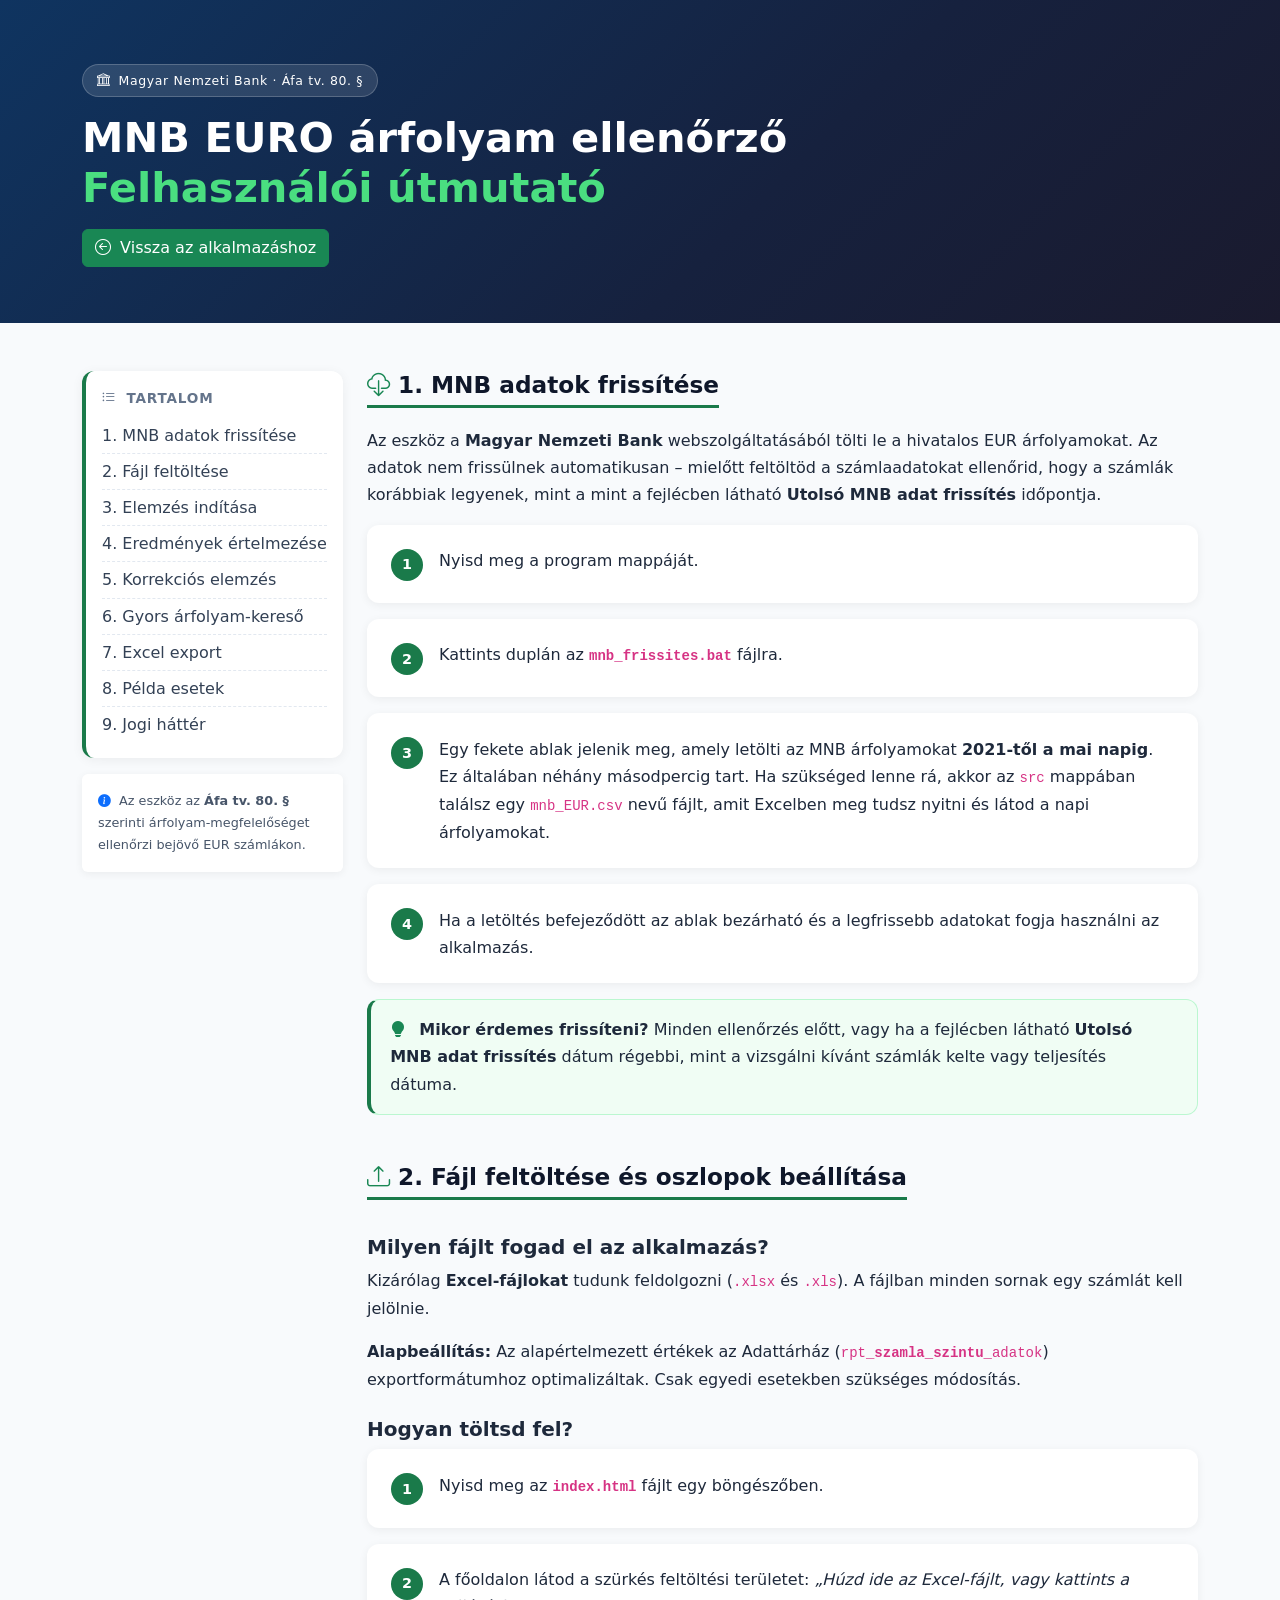
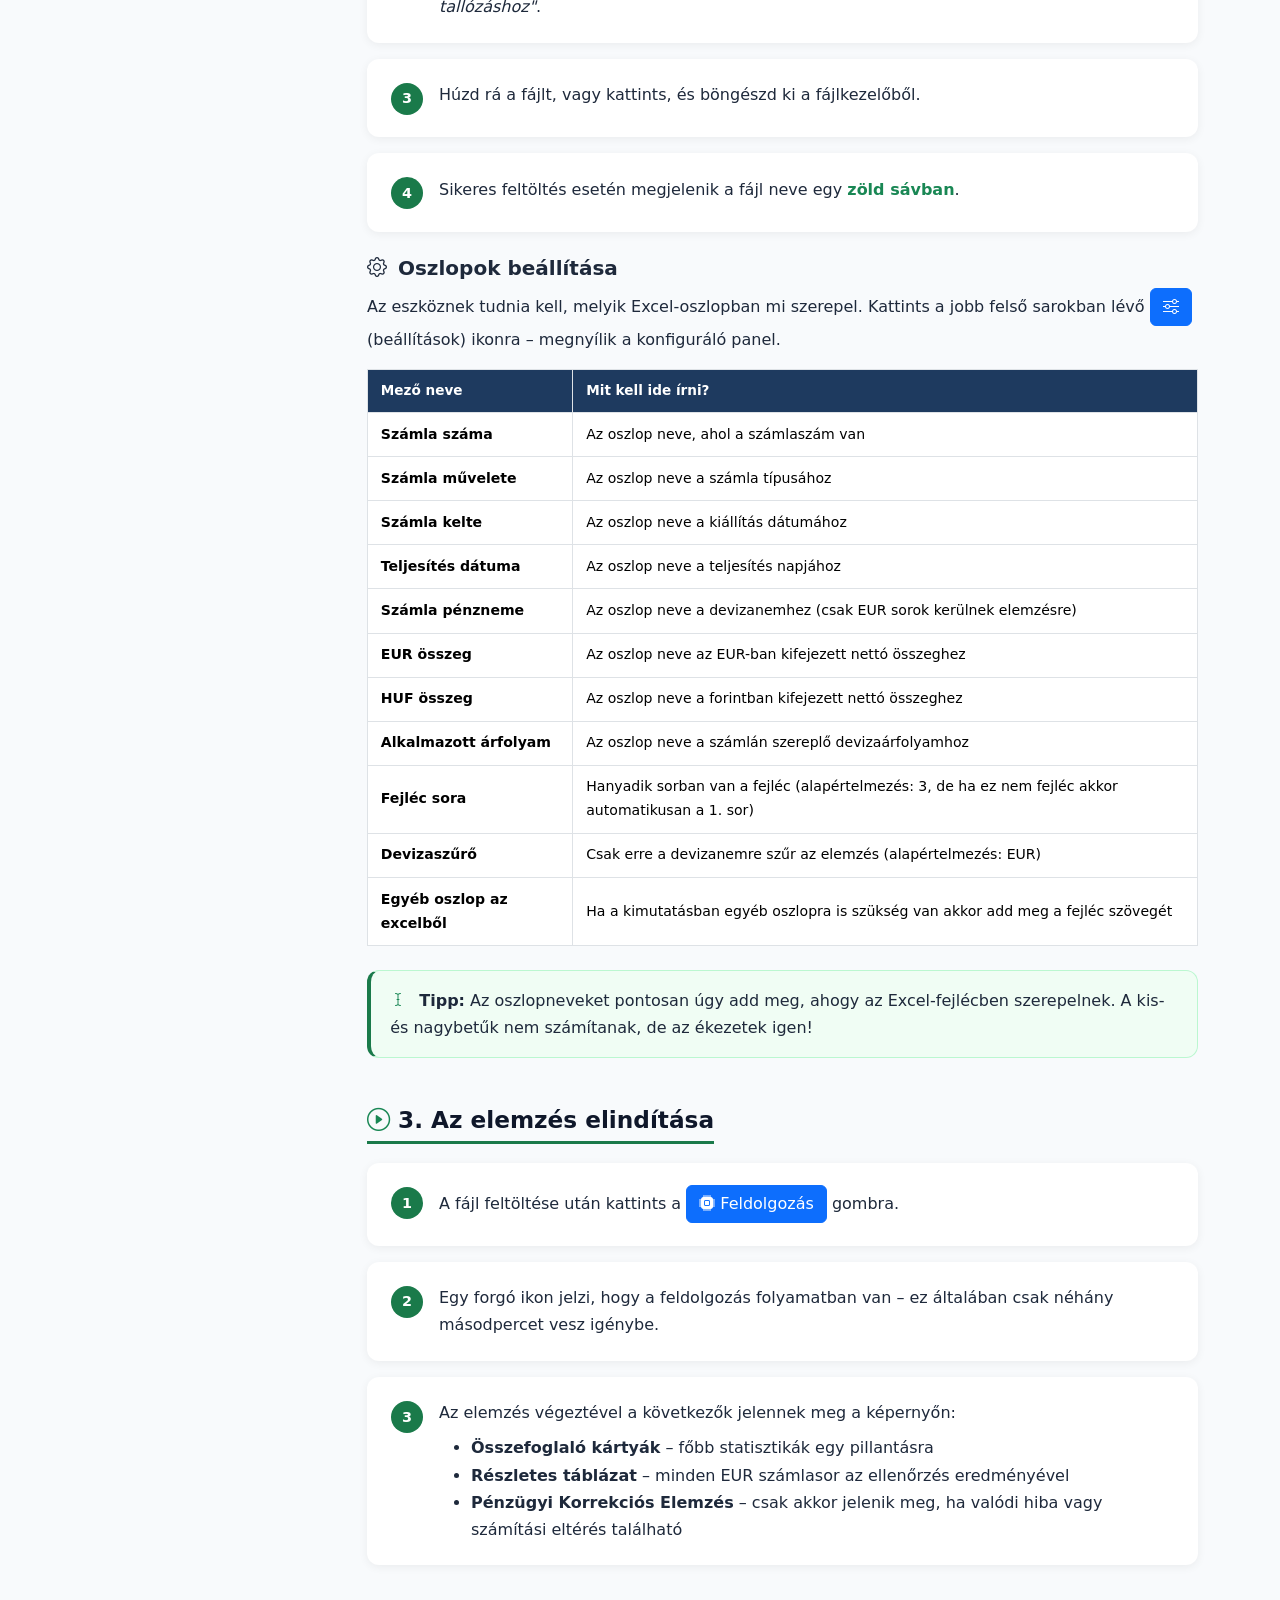
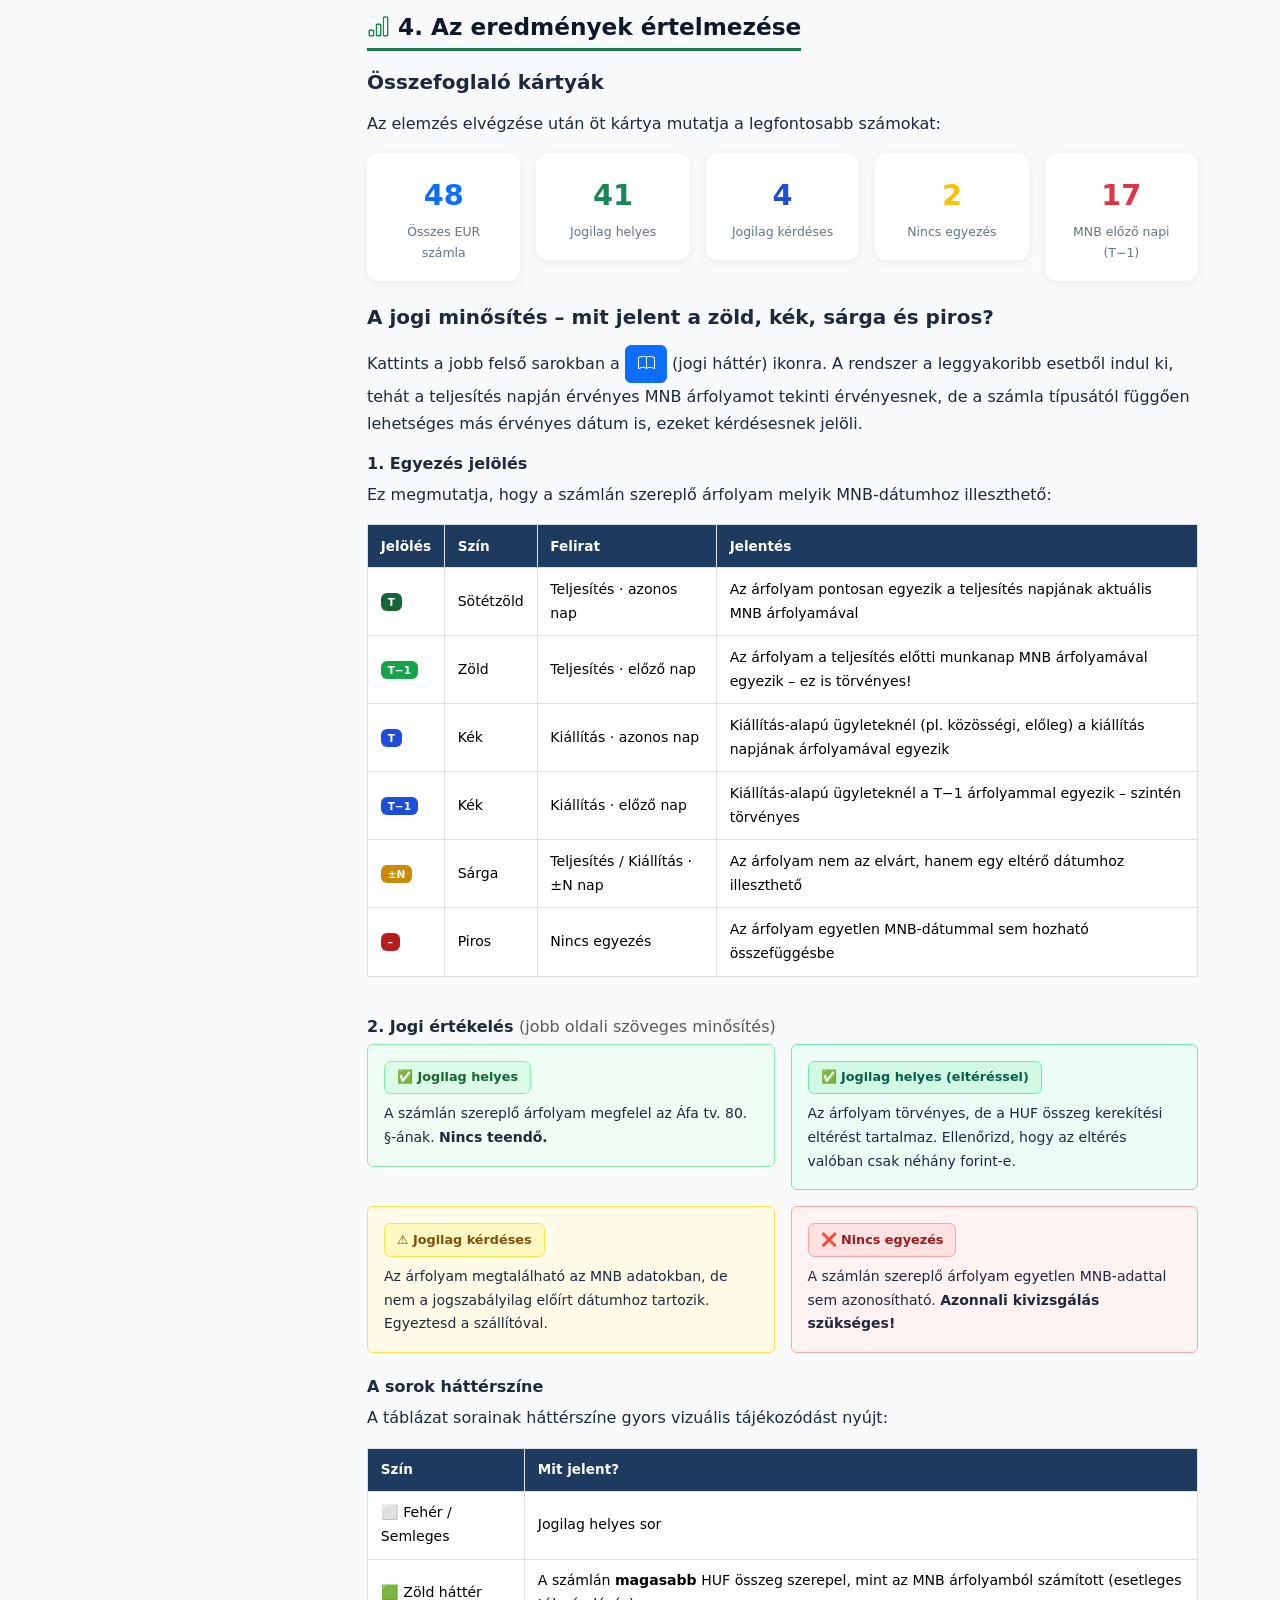
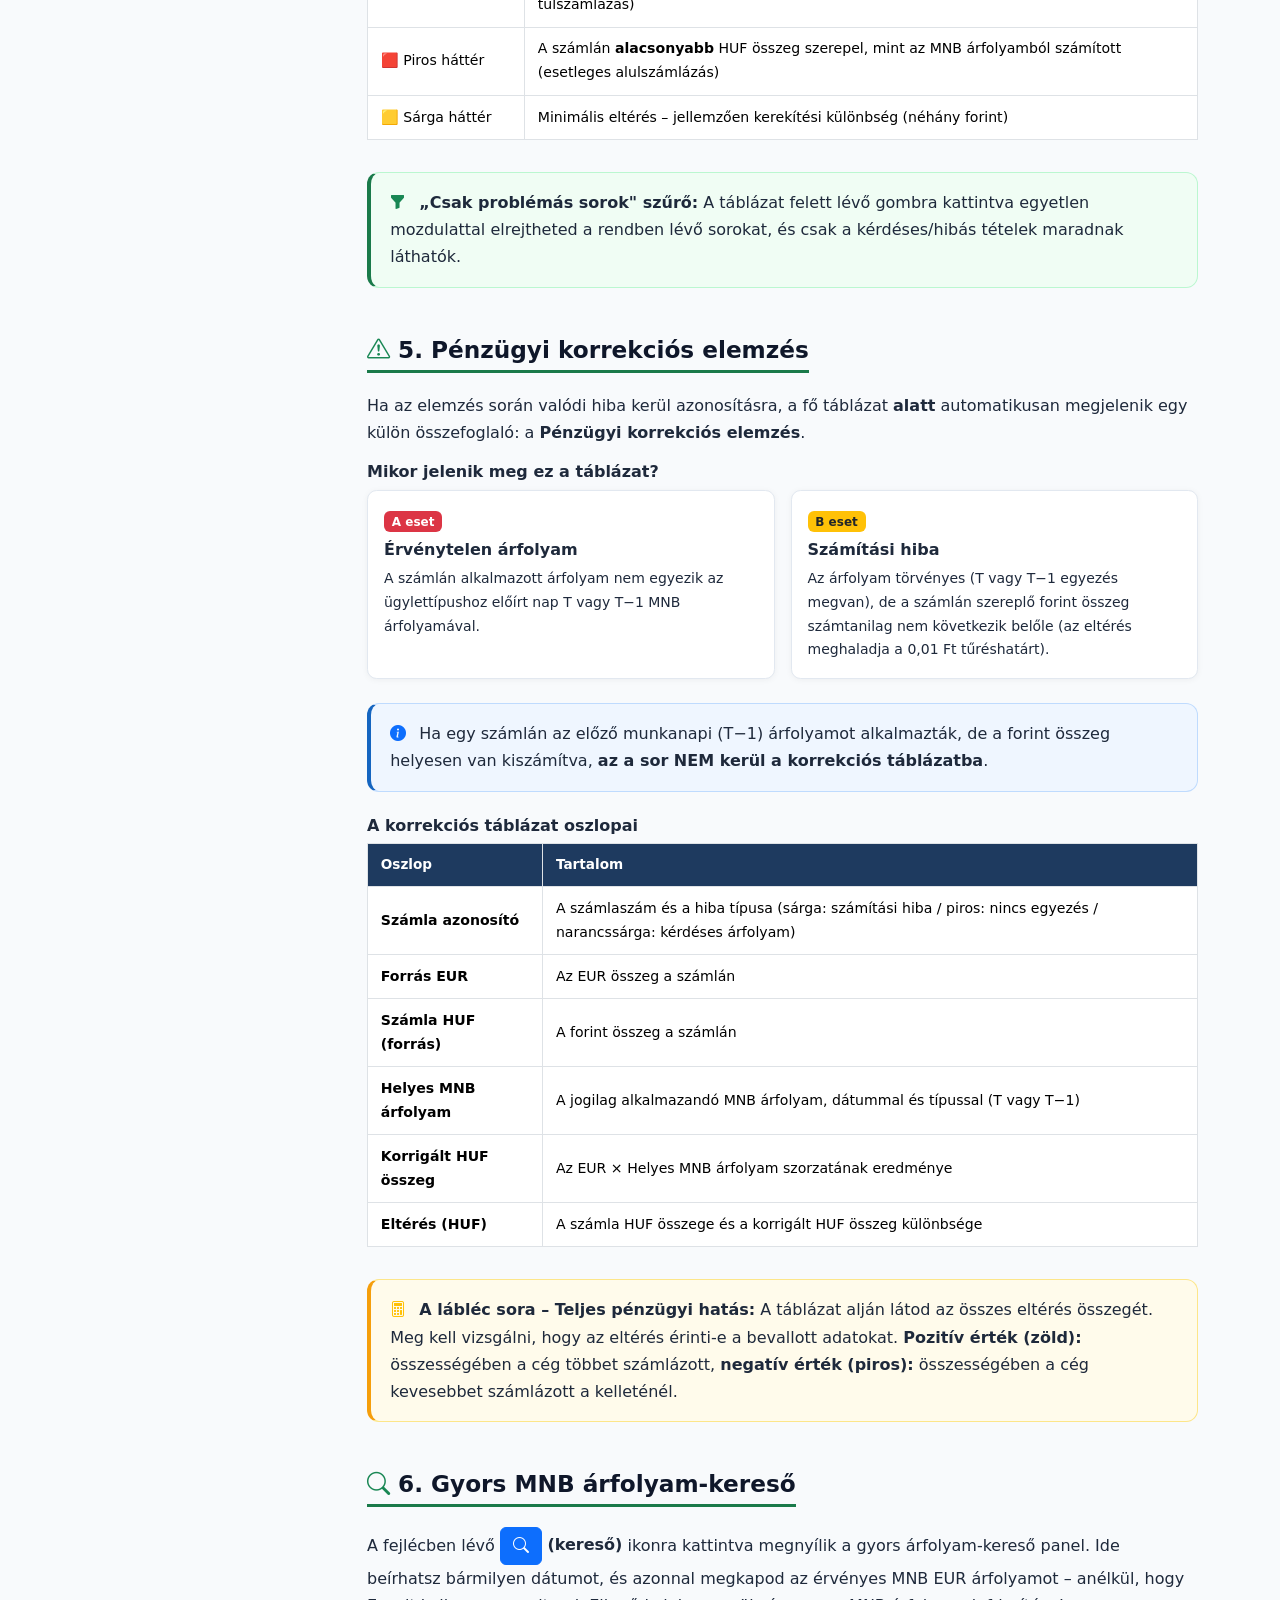
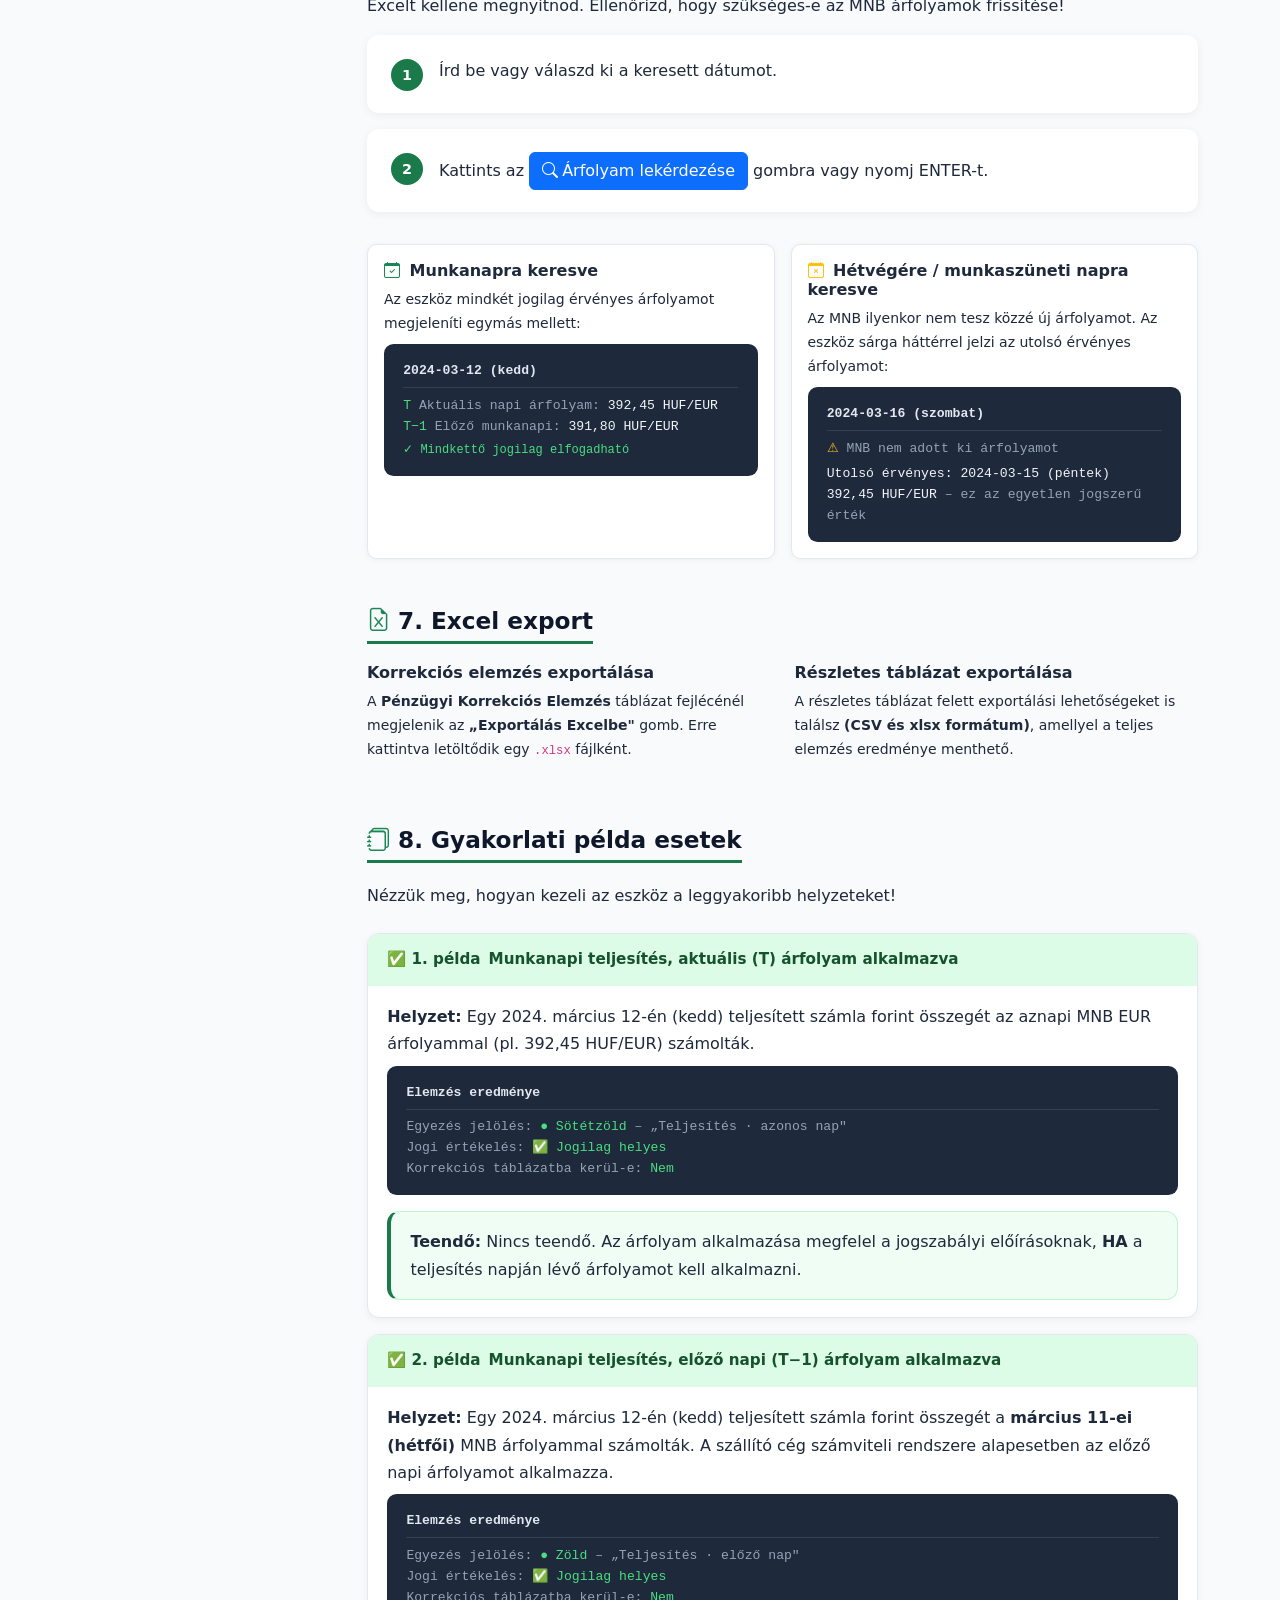
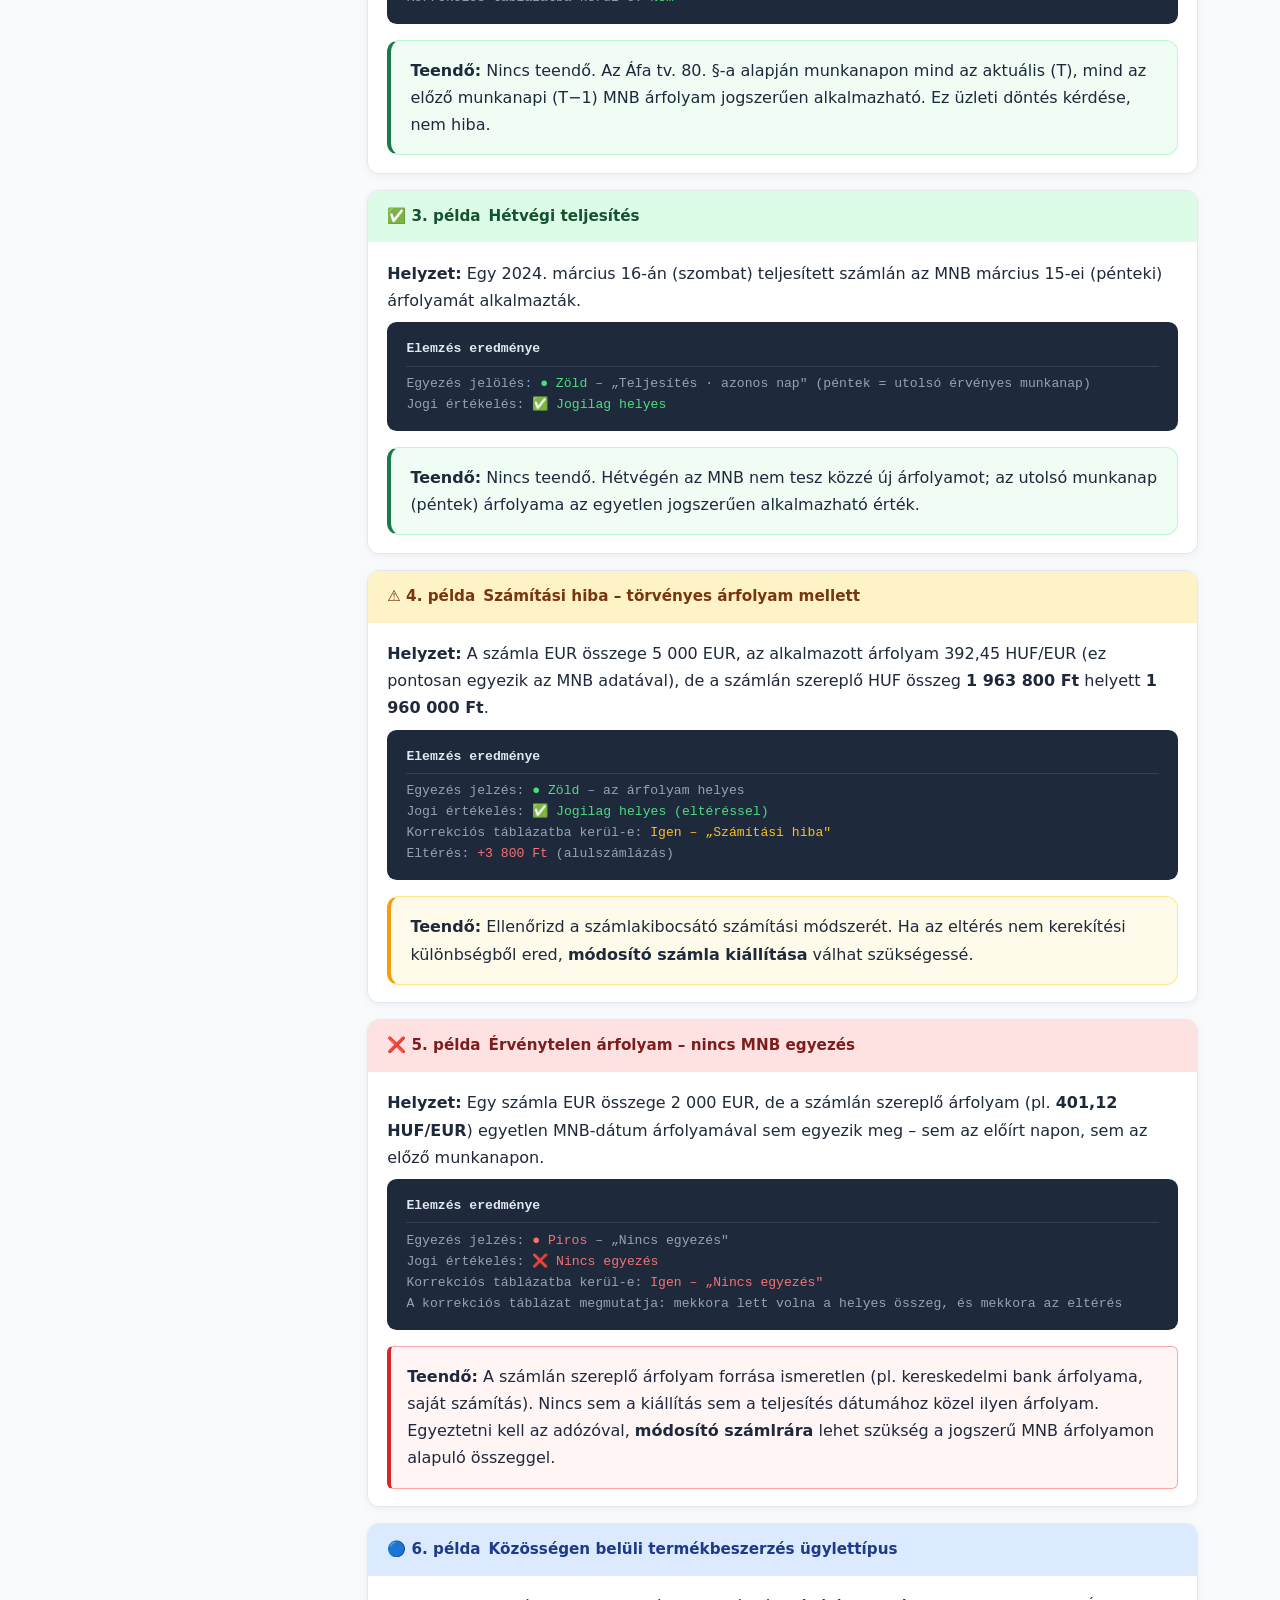
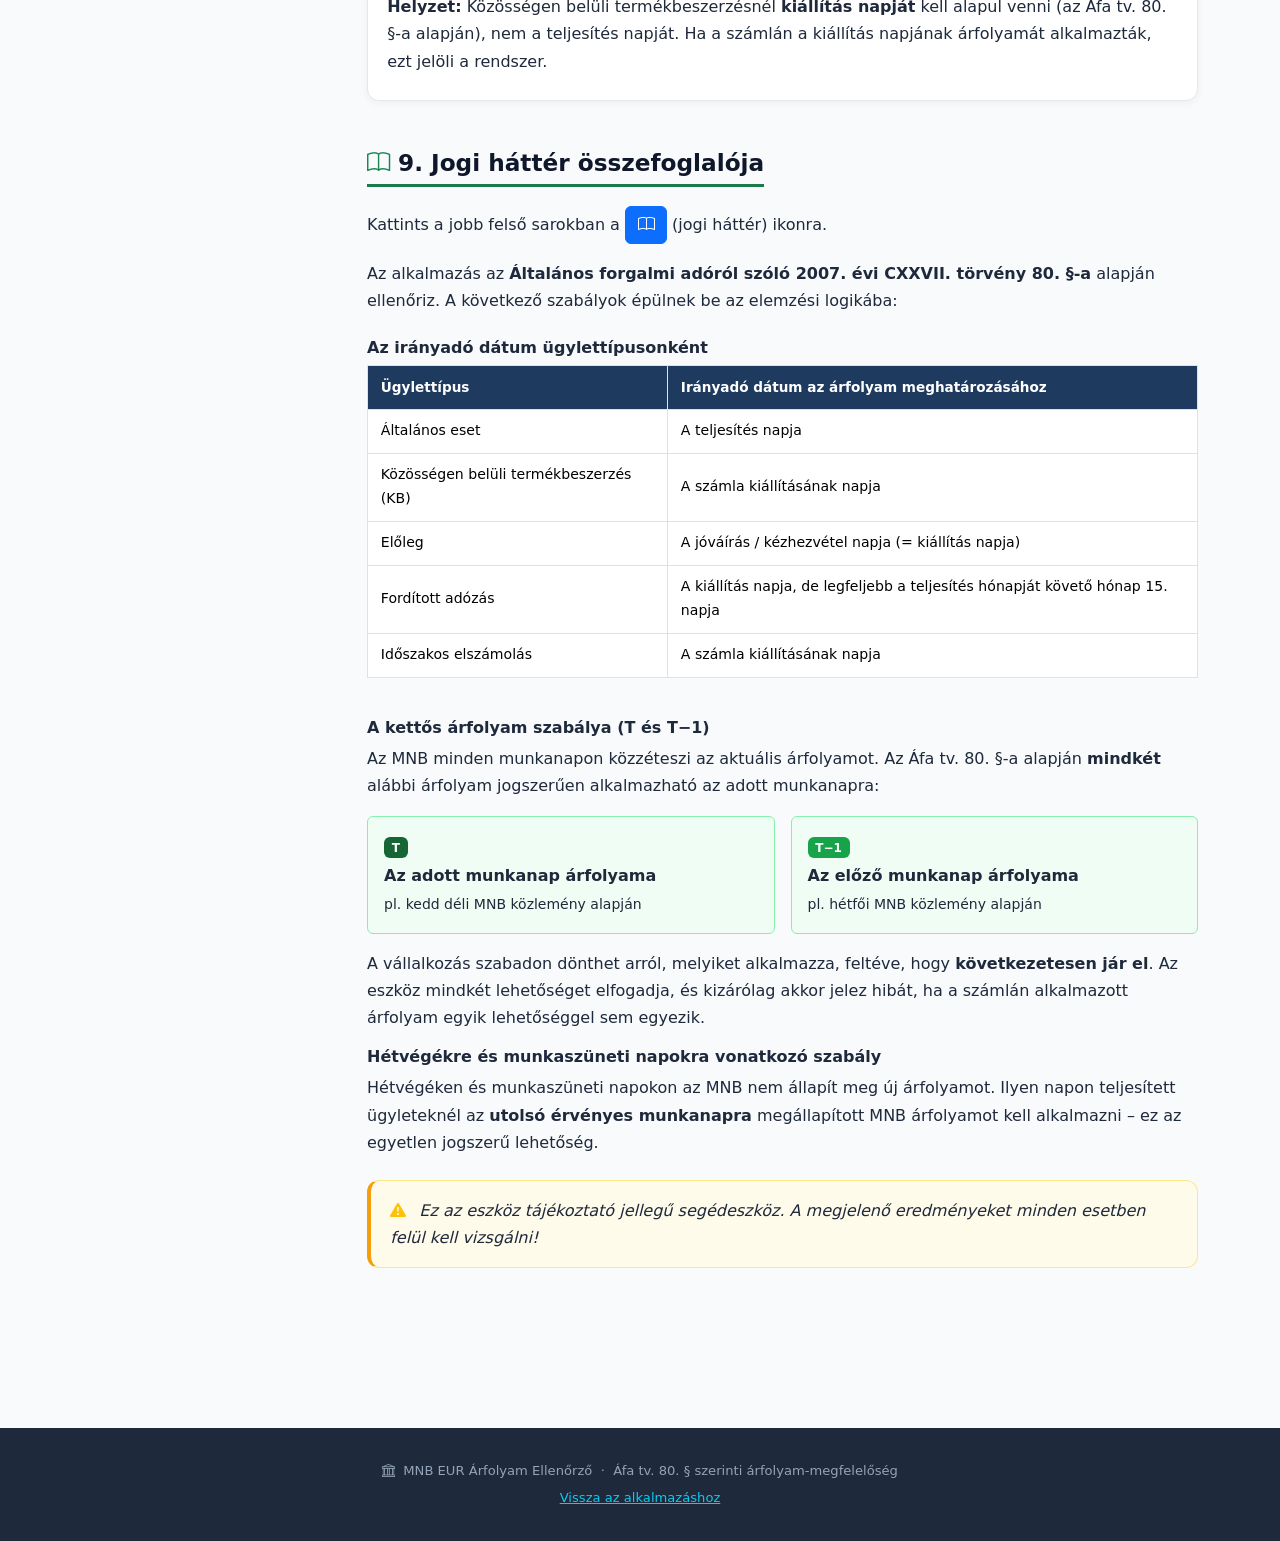
<file: felhasznaloi-leiras.html>
<!DOCTYPE html>
<html lang="hu">
<head>
  <meta charset="UTF-8">
  <meta name="viewport" content="width=device-width, initial-scale=1.0">
  <title>Felhasználói leírás – MNB EURO árfolyam ellenőrző</title>

  <!-- Bootstrap 5.3 -->
  <link href="https://cdn.jsdelivr.net/npm/bootstrap@5.3.0/dist/css/bootstrap.min.css" rel="stylesheet">
  <!-- Bootstrap Icons -->
  <link rel="stylesheet" href="https://cdn.jsdelivr.net/npm/bootstrap-icons@1.11.0/font/bootstrap-icons.min.css">
  <!-- Font Awesome -->
  <link rel="stylesheet" href="https://cdnjs.cloudflare.com/ajax/libs/font-awesome/6.4.0/css/all.min.css">

  <style>
    :root {
      --brand-green:   #1a7a4a;
      --brand-blue:    #1565c0;
      --accent-amber:  #f59e0b;
      --accent-red:    #dc2626;
      --bg-light:      #f8fafc;
      --card-radius:   .75rem;
    }

    body {
      background: var(--bg-light);
      font-family: 'Segoe UI', system-ui, sans-serif;
      color: #1e293b;
      line-height: 1.7;
    }

    /* ── Hero ── */
    .hero {
      background: linear-gradient(135deg, #0f3460 0%, #16213e 60%, #1a1a2e 100%);
      color: #fff;
      padding: 4rem 0 3.5rem;
    }
    .hero .badge-pill {
      background: rgba(255,255,255,.12);
      border: 1px solid rgba(255,255,255,.2);
      color: #fff;
      border-radius: 50px;
      padding: .3rem .9rem;
      font-size: .78rem;
      letter-spacing: .05em;
    }
    .hero h1 { font-size: clamp(1.7rem, 4vw, 2.6rem); font-weight: 800; line-height: 1.2; }
    .hero .lead { font-size: 1.05rem; opacity: .85; max-width: 680px; }

    /* ── TOC ── */
    .toc-card {
      background: #fff;
      border-radius: var(--card-radius);
      border-left: 4px solid var(--brand-green);
      box-shadow: 0 2px 12px rgba(0,0,0,.06);
    }
    .toc-card a {
      color: #334155;
      text-decoration: none;
      display: block;
      padding: .25rem 0;
      border-bottom: 1px dashed #e2e8f0;
      transition: color .15s;
    }
    .toc-card a:last-child { border-bottom: none; }
    .toc-card a:hover { color: var(--brand-green); padding-left: 4px; }

    /* ── Section headings ── */
    .section-heading {
      font-size: 1.45rem;
      font-weight: 700;
      color: #0f172a;
      padding-bottom: .4rem;
      border-bottom: 3px solid var(--brand-green);
      display: inline-block;
      margin-bottom: 1.2rem;
    }

    /* ── Step cards ── */
    .step-card {
      background: #fff;
      border-radius: var(--card-radius);
      box-shadow: 0 2px 10px rgba(0,0,0,.06);
      padding: 1.4rem 1.5rem;
      margin-bottom: 1rem;
      display: flex;
      gap: 1rem;
      align-items: flex-start;
    }
    .step-num {
      background: var(--brand-green);
      color: #fff;
      width: 2rem;
      height: 2rem;
      border-radius: 50%;
      display: flex;
      align-items: center;
      justify-content: center;
      font-weight: 700;
      font-size: .9rem;
      flex-shrink: 0;
      margin-top: .1rem;
    }

    /* ── Info box ── */
    .info-box {
      background: #eff6ff;
      border: 1px solid #bfdbfe;
      border-left: 4px solid var(--brand-blue);
      border-radius: var(--card-radius);
      padding: 1rem 1.2rem;
    }
    .warning-box {
      background: #fffbeb;
      border: 1px solid #fde68a;
      border-left: 4px solid var(--accent-amber);
      border-radius: var(--card-radius);
      padding: 1rem 1.2rem;
    }
    .tip-box {
      background: #f0fdf4;
      border: 1px solid #bbf7d0;
      border-left: 4px solid var(--brand-green);
      border-radius: var(--card-radius);
      padding: 1rem 1.2rem;
    }

    /* ── Badge colours ── */
    .badge-darkgreen { background: #166534; color: #fff; }
    .badge-green     { background: #16a34a; color: #fff; }
    .badge-blue      { background: #1d4ed8; color: #fff; }
    .badge-yellow    { background: #ca8a04; color: #fff; }
    .badge-red       { background: #b91c1c; color: #fff; }

    /* ── Result badges ── */
    .result-ok      { background: #dcfce7; color: #166534; border: 1px solid #86efac; }
    .result-ok-dev  { background: #d1fae5; color: #065f46; border: 1px solid #6ee7b7; }
    .result-warn    { background: #fef9c3; color: #854d0e; border: 1px solid #fde047; }
    .result-err     { background: #fee2e2; color: #991b1b; border: 1px solid #fca5a5; }

    .result-badge {
      display: inline-block;
      border-radius: .4rem;
      padding: .3rem .75rem;
      font-size: .8rem;
      font-weight: 600;
    }

    /* ── Table styling ── */
    .doc-table th {
      background: #1e3a5f;
      color: #fff;
      font-weight: 600;
      font-size: .85rem;
    }
    .doc-table { font-size: .88rem; }
    .doc-table td, .doc-table th { padding: .6rem .8rem; vertical-align: middle; }
    .doc-table tbody tr:nth-child(even) { background: #f8fafc; }

    /* ── Example cards ── */
    .example-card {
      border-radius: var(--card-radius);
      border: 1px solid #e2e8f0;
      background: #fff;
      box-shadow: 0 2px 8px rgba(0,0,0,.05);
      overflow: hidden;
    }
    .example-card .example-header {
      padding: .8rem 1.2rem;
      font-weight: 700;
      font-size: .95rem;
      display: flex;
      align-items: center;
      gap: .5rem;
    }
    .ex-ok     .example-header { background: #dcfce7; color: #14532d; }
    .ex-warn   .example-header { background: #fef3c7; color: #78350f; }
    .ex-error  .example-header { background: #fee2e2; color: #7f1d1d; }
    .ex-blue   .example-header { background: #dbeafe; color: #1e3a8a; }
    .example-card .example-body { padding: 1.1rem 1.2rem; }

    /* ── Screenshot mock ── */
    .screen-mock {
      background: #1e293b;
      border-radius: .6rem;
      padding: 1rem 1.2rem;
      color: #94a3b8;
      font-family: monospace;
      font-size: .82rem;
      line-height: 1.6;
    }
    .screen-mock .sm-green { color: #4ade80; }
    .screen-mock .sm-blue  { color: #60a5fa; }
    .screen-mock .sm-red   { color: #f87171; }
    .screen-mock .sm-yellow{ color: #fbbf24; }
    .screen-mock .sm-white { color: #f1f5f9; }
    .screen-mock .sm-head  { color: #e2e8f0; font-weight: bold; border-bottom: 1px solid #334155; margin-bottom: .4rem; padding-bottom: .4rem; }

    /* ── Summary cards ── */
    .stat-card {
      background: #fff;
      border-radius: var(--card-radius);
      box-shadow: 0 2px 10px rgba(0,0,0,.07);
      padding: 1.1rem 1.2rem;
      text-align: center;
    }
    .stat-card .stat-num { font-size: 1.8rem; font-weight: 800; }
    .stat-card .stat-label { font-size: .78rem; color: #64748b; margin-top: .1rem; }

    /* ── Nav sticky ── */
    .doc-nav {
      position: sticky;
      top: 1rem;
    }

    /* ── Footer ── */
    .doc-footer {
      background: #1e293b;
      color: #94a3b8;
      font-size: .82rem;
      padding: 2rem 0;
      margin-top: 4rem;
      text-align: center;
    }

    @media (max-width: 767px) {
      .doc-nav { position: static; }
    }
  </style>
</head>
<body>

<!-- ══════════════════════════════════════════
     HERO
══════════════════════════════════════════ -->
<div class="hero">
  <div class="container">
    <span class="badge-pill mb-3 d-inline-block">
      <i class="bi bi-bank me-1"></i> Magyar Nemzeti Bank · Áfa tv. 80. §
    </span>
    <h1 class="mb-3">MNB EURO árfolyam ellenőrző<br><span style="color:#4ade80;">Felhasználói útmutató</span></h1>
	    <a href="index.html" class="btn btn-success me-2">
      <i class="bi bi-arrow-left-circle me-1"></i> Vissza az alkalmazáshoz
    </a>
  </div>
</div>

<!-- ══════════════════════════════════════════
     TARTALOM
══════════════════════════════════════════ -->
<div class="container py-5">
  <div class="row g-4">

    <!-- ── Sidebar TOC ── -->
    <div class="col-lg-3 d-none d-lg-block">
      <div class="doc-nav">
        <div class="toc-card p-3">
          <p class="fw-bold mb-2" style="font-size:.85rem;color:#64748b;text-transform:uppercase;letter-spacing:.06em;">
            <i class="bi bi-list-ul me-1"></i> Tartalom
          </p>
          <a href="#frissites">1. MNB adatok frissítése</a>
          <a href="#feltoltes">2. Fájl feltöltése</a>
          <a href="#elemzes">3. Elemzés indítása</a>
          <a href="#eredmenyek">4. Eredmények értelmezése</a>
          <a href="#korrekcios">5. Korrekciós elemzés</a>
          <a href="#kereso">6. Gyors árfolyam-kereső</a>
          <a href="#export">7. Excel export</a>
          <a href="#peldak">8. Példa esetek</a>
          <a href="#jogi">9. Jogi háttér</a>
        </div>
        <div class="mt-3 p-3 rounded" style="background:#fff;box-shadow:0 2px 8px rgba(0,0,0,.06);font-size:.8rem;color:#475569;">
          <i class="bi bi-info-circle-fill text-primary me-1"></i>
          Az eszköz az <strong>Áfa tv. 80. §</strong> szerinti árfolyam-megfelelőséget ellenőrzi bejövő EUR számlákon.
        </div>
      </div>
    </div>

    <!-- ── Main content ── -->
    <div class="col-lg-9">

      <!-- ═══ 1. FRISSÍTÉS ═══ -->
      <section id="frissites" class="mb-5">
        <h2 class="section-heading"><i class="bi bi-cloud-download me-2 text-success"></i>1. MNB adatok frissítése</h2>
        <p>
          Az eszköz a <strong>Magyar Nemzeti Bank</strong> webszolgáltatásából tölti le a hivatalos EUR árfolyamokat.
          Az adatok nem frissülnek automatikusan – mielőtt feltöltöd a számlaadatokat ellenőrid, hogy a számlák korábbiak legyenek, mint a mint a fejlécben látható <strong>Utolsó MNB adat frissítés</strong> időpontja.
        </p>

        <div class="step-card">
          <div class="step-num">1</div>
          <div>Nyisd meg a program mappáját.</div>
        </div>
        <div class="step-card">
          <div class="step-num">2</div>
          <div>Kattints duplán az <strong><code>mnb_frissites.bat</code></strong> fájlra.</div>
        </div>
        <div class="step-card">
          <div class="step-num">3</div>
          <div>Egy fekete ablak jelenik meg, amely letölti az MNB árfolyamokat <strong>2021-től a mai napig</strong>. Ez általában néhány másodpercig tart. Ha szükséged lenne rá, akkor az <code>src</code> mappában találsz egy <code>mnb_EUR.csv</code> nevű fájlt, amit Excelben meg tudsz nyitni és látod a napi árfolyamokat.</div>
        </div>
        <div class="step-card">
          <div class="step-num">4</div>
          <div>Ha a letöltés befejeződött az ablak bezárható és a legfrissebb adatokat fogja használni az alkalmazás.</div>
        </div>

        <div class="tip-box mt-3">
          <i class="bi bi-lightbulb-fill text-success me-2"></i>
          <strong>Mikor érdemes frissíteni?</strong> Minden ellenőrzés előtt, vagy ha a fejlécben látható
          <strong>Utolsó MNB adat frissítés</strong> dátum régebbi, mint a vizsgálni kívánt számlák kelte vagy teljesítés dátuma.
        </div>
      </section>

      <!-- ═══ 2. FELTÖLTÉS ═══ -->
      <section id="feltoltes" class="mb-5">
        <h2 class="section-heading"><i class="bi bi-upload me-2 text-success"></i>2. Fájl feltöltése és oszlopok beállítása</h2>

        <h5 class="fw-semibold mt-3 mb-2">Milyen fájlt fogad el az alkalmazás?</h5>
        <p>
          Kizárólag <strong>Excel-fájlokat</strong> tudunk feldolgozni (<code>.xlsx</code> és <code>.xls</code>).
          A fájlban minden sornak egy számlát kell jelölnie.
        </p>
		<span><strong>Alapbeállítás:</strong> Az alapértelmezett értékek az Adattárház (<code>rpt_<strong>szamla_szintu</strong>_adatok</code>) exportformátumhoz optimalizáltak. Csak egyedi esetekben szükséges módosítás. </span>

        <h5 class="fw-semibold mt-4 mb-2">Hogyan töltsd fel?</h5>
        <div class="step-card">
          <div class="step-num">1</div>
          <div>Nyisd meg az <strong><code>index.html</code></strong> fájlt egy böngészőben.</div>
        </div>
        <div class="step-card">
          <div class="step-num">2</div>
          <div>A főoldalon látod a szürkés feltöltési területet: <em>„Húzd ide az Excel-fájlt, vagy kattints a tallózáshoz"</em>.</div>
        </div>
        <div class="step-card">
          <div class="step-num">3</div>
          <div>Húzd rá a fájlt, vagy kattints, és böngészd ki a fájlkezelőből.</div>
        </div>
        <div class="step-card">
          <div class="step-num">4</div>
          <div>Sikeres feltöltés esetén megjelenik a fájl neve egy <span class="text-success fw-bold">zöld sávban</span>.</div>
        </div>

        <h5 class="fw-semibold mt-4 mb-2"><i class="bi bi-gear me-1"></i> Oszlopok beállítása</h5>
        <p>
          Az eszköznek tudnia kell, melyik Excel-oszlopban mi szerepel.
          Kattints a jobb felső sarokban lévő <button class="btn btn-primary" title="Oszlop-konfiguráció">
            <i class="bi bi-sliders"></i>
        </button> (beállítások) ikonra – megnyílik a konfiguráló panel.
        </p>

        <div class="table-responsive mt-2">
          <table class="table doc-table table-bordered align-middle">
            <thead>
              <tr>
                <th>Mező neve</th>
                <th>Mit kell ide írni?</th>
              </tr>
            </thead>
            <tbody>
              <tr><td><strong>Számla száma</strong></td><td>Az oszlop neve, ahol a számlaszám van</td></tr>
              <tr><td><strong>Számla művelete</strong></td><td>Az oszlop neve a számla típusához</td></tr>
              <tr><td><strong>Számla kelte</strong></td><td>Az oszlop neve a kiállítás dátumához</td></tr>
              <tr><td><strong>Teljesítés dátuma</strong></td><td>Az oszlop neve a teljesítés napjához</td></tr>
              <tr><td><strong>Számla pénzneme</strong></td><td>Az oszlop neve a devizanemhez (csak EUR sorok kerülnek elemzésre)</td></tr>
              <tr><td><strong>EUR összeg</strong></td><td>Az oszlop neve az EUR-ban kifejezett nettó összeghez</td></tr>
              <tr><td><strong>HUF összeg</strong></td><td>Az oszlop neve a forintban kifejezett nettó összeghez</td></tr>
              <tr><td><strong>Alkalmazott árfolyam</strong></td><td>Az oszlop neve a számlán szereplő devizaárfolyamhoz</td></tr>
              <tr><td><strong>Fejléc sora</strong></td><td>Hanyadik sorban van a fejléc (alapértelmezés: 3, de ha ez nem fejléc akkor automatikusan a 1. sor)</td></tr>
              <tr><td><strong>Devizaszűrő</strong></td><td>Csak erre a devizanemre szűr az elemzés (alapértelmezés: EUR)</td></tr>
			  <tr><td><strong>Egyéb oszlop az excelből</strong></td><td>Ha a kimutatásban egyéb oszlopra is szükség van akkor add meg a fejléc szövegét</td></tr>
            </tbody>
          </table>
        </div>

        <div class="tip-box mt-2">
          <i class="bi bi-cursor-text text-success me-2"></i>
          <strong>Tipp:</strong> Az oszlopneveket pontosan úgy add meg, ahogy az Excel-fejlécben szerepelnek. A kis- és nagybetűk nem számítanak, de az ékezetek igen!
        </div>
      </section>

      <!-- ═══ 3. ELEMZÉS ═══ -->
      <section id="elemzes" class="mb-5">
        <h2 class="section-heading"><i class="bi bi-play-circle me-2 text-success"></i>3. Az elemzés elindítása</h2>

        <div class="step-card">
          <div class="step-num">1</div>
          <div>A fájl feltöltése után kattints a <button class="btn btn-primary">
                    <i class="bi bi-cpu-fill"></i> Feldolgozás
                </button> gombra.</div>
        </div>
        <div class="step-card">
          <div class="step-num">2</div>
          <div>Egy forgó ikon jelzi, hogy a feldolgozás folyamatban van – ez általában csak néhány másodpercet vesz igénybe.</div>
        </div>
        <div class="step-card">
          <div class="step-num">3</div>
          <div>Az elemzés végeztével a következők jelennek meg a képernyőn:
            <ul class="mt-2 mb-0">
              <li><strong>Összefoglaló kártyák</strong> – főbb statisztikák egy pillantásra</li>
              <li><strong>Részletes táblázat</strong> – minden EUR számlasor az ellenőrzés eredményével</li>
              <li><strong>Pénzügyi Korrekciós Elemzés</strong> – csak akkor jelenik meg, ha valódi hiba vagy számítási eltérés található</li>
            </ul>
          </div>
        </div>
      </section>

      <!-- ═══ 4. EREDMÉNYEK ═══ -->
      <section id="eredmenyek" class="mb-5">
        <h2 class="section-heading"><i class="bi bi-bar-chart me-2 text-success"></i>4. Az eredmények értelmezése</h2>

        <h5 class="fw-semibold mb-3">Összefoglaló kártyák</h5>
        <p>Az elemzés elvégzése után öt kártya mutatja a legfontosabb számokat:</p>

        <!-- Demo stat cards -->
        <div class="row g-3 mb-4">
          <div class="col-6 col-md-4 col-lg">
            <div class="stat-card">
              <div class="stat-num text-primary">48</div>
              <div class="stat-label">Összes EUR számla</div>
            </div>
          </div>
          <div class="col-6 col-md-4 col-lg">
            <div class="stat-card">
              <div class="stat-num text-success">41</div>
              <div class="stat-label">Jogilag helyes</div>
            </div>
          </div>
          <div class="col-6 col-md-4 col-lg">
            <div class="stat-card">
              <div class="stat-num" style="color:#1d4ed8;">4</div>
              <div class="stat-label">Jogilag kérdéses</div>
            </div>
          </div>
          <div class="col-6 col-md-4 col-lg">
            <div class="stat-card">
              <div class="stat-num text-warning">2</div>
              <div class="stat-label">Nincs egyezés</div>
            </div>
          </div>
          <div class="col-6 col-md-4 col-lg">
            <div class="stat-card">
              <div class="stat-num text-danger">17</div>
              <div class="stat-label">MNB előző napi (T−1)</div>
            </div>
          </div>
        </div>

        <!-- Egyezés jelölés -->
        <h5 class="fw-semibold mt-4 mb-3">A jogi minősítés – mit jelent a zöld, kék, sárga és piros?</h5>
        <p>Kattints a jobb felső sarokban a <button class="btn btn-primary" title="Jogi háttér"> <i class="bi bi-book"></i></button> (jogi háttér) ikonra. A rendszer a leggyakoribb esetből indul ki, tehát a teljesítés napján érvényes MNB árfolyamot tekinti érvényesnek, de a számla típusától függően lehetséges más érvényes dátum is, ezeket kérdésesnek jelöli.
</p>
        <h6 class="fw-bold mt-3 mb-2">1. Egyezés jelölés</h6>
        <p>Ez megmutatja, hogy a számlán szereplő árfolyam melyik MNB-dátumhoz illeszthető:</p>

        <div class="table-responsive">
          <table class="table doc-table table-bordered">
            <thead>
              <tr>
                <th>Jelölés</th>
                <th>Szín</th>
                <th>Felirat</th>
                <th>Jelentés</th>
              </tr>
            </thead>
            <tbody>
              <tr>
                <td><span class="badge badge-darkgreen">T</span></td>
                <td>Sötétzöld</td>
                <td>Teljesítés · azonos nap</td>
                <td>Az árfolyam pontosan egyezik a teljesítés napjának aktuális MNB árfolyamával</td>
              </tr>
              <tr>
                <td><span class="badge badge-green">T−1</span></td>
                <td>Zöld</td>
                <td>Teljesítés · előző nap</td>
                <td>Az árfolyam a teljesítés előtti munkanap MNB árfolyamával egyezik – ez is törvényes!</td>
              </tr>
              <tr>
                <td><span class="badge badge-blue">T</span></td>
                <td>Kék</td>
                <td>Kiállítás · azonos nap</td>
                <td>Kiállítás-alapú ügyleteknél (pl. közösségi, előleg) a kiállítás napjának árfolyamával egyezik</td>
              </tr>
              <tr>
                <td><span class="badge badge-blue">T−1</span></td>
                <td>Kék</td>
                <td>Kiállítás · előző nap</td>
                <td>Kiállítás-alapú ügyleteknél a T−1 árfolyammal egyezik – szintén törvényes</td>
              </tr>
              <tr>
                <td><span class="badge badge-yellow">±N</span></td>
                <td>Sárga</td>
                <td>Teljesítés / Kiállítás · ±N nap</td>
                <td>Az árfolyam nem az elvárt, hanem egy eltérő dátumhoz illeszthető</td>
              </tr>
              <tr>
                <td><span class="badge badge-red">–</span></td>
                <td>Piros</td>
                <td>Nincs egyezés</td>
                <td>Az árfolyam egyetlen MNB-dátummal sem hozható összefüggésbe</td>
              </tr>
            </tbody>
          </table>
        </div>

        <h6 class="fw-bold mt-4 mb-2">2. Jogi értékelés <span class="text-muted fw-normal">(jobb oldali szöveges minősítés)</span></h6>

        <div class="row g-3">
          <div class="col-md-6">
            <div class="p-3 rounded" style="background:#f0fdf4;border:1px solid #86efac;">
              <span class="result-badge result-ok">✅ Jogilag helyes</span>
              <p class="mt-2 mb-0 small">A számlán szereplő árfolyam megfelel az Áfa tv. 80. §-ának. <strong>Nincs teendő.</strong></p>
            </div>
          </div>
          <div class="col-md-6">
            <div class="p-3 rounded" style="background:#ecfdf5;border:1px solid #6ee7b7;">
              <span class="result-badge result-ok-dev">✅ Jogilag helyes (eltéréssel)</span>
              <p class="mt-2 mb-0 small">Az árfolyam törvényes, de a HUF összeg kerekítési eltérést tartalmaz. Ellenőrizd, hogy az eltérés valóban csak néhány forint-e.</p>
            </div>
          </div>
          <div class="col-md-6">
            <div class="p-3 rounded" style="background:#fefce8;border:1px solid #fde047;">
              <span class="result-badge result-warn">⚠️ Jogilag kérdéses</span>
              <p class="mt-2 mb-0 small">Az árfolyam megtalálható az MNB adatokban, de nem a jogszabályilag előírt dátumhoz tartozik. Egyeztesd a szállítóval.</p>
            </div>
          </div>
          <div class="col-md-6">
            <div class="p-3 rounded" style="background:#fef2f2;border:1px solid #fca5a5;">
              <span class="result-badge result-err">❌ Nincs egyezés</span>
              <p class="mt-2 mb-0 small">A számlán szereplő árfolyam egyetlen MNB-adattal sem azonosítható. <strong>Azonnali kivizsgálás szükséges!</strong></p>
            </div>
          </div>
        </div>

        <!-- Háttérszínek -->
        <h6 class="fw-bold mt-4 mb-2">A sorok háttérszíne</h6>
        <p>A táblázat sorainak háttérszíne gyors vizuális tájékozódást nyújt:</p>
        <div class="table-responsive">
          <table class="table doc-table table-bordered">
            <thead>
              <tr><th>Szín</th><th>Mit jelent?</th></tr>
            </thead>
            <tbody>
              <tr><td>⬜ Fehér / Semleges</td><td>Jogilag helyes sor</td></tr>
              <tr style="background:#dcfce7;"><td>🟩 Zöld háttér</td><td>A számlán <strong>magasabb</strong> HUF összeg szerepel, mint az MNB árfolyamból számított (esetleges túlszámlázás)</td></tr>
              <tr style="background:#fee2e2;"><td>🟥 Piros háttér</td><td>A számlán <strong>alacsonyabb</strong> HUF összeg szerepel, mint az MNB árfolyamból számított (esetleges alulszámlázás)</td></tr>
              <tr style="background:#fef9c3;"><td>🟨 Sárga háttér</td><td>Minimális eltérés – jellemzően kerekítési különbség (néhány forint)</td></tr>
            </tbody>
          </table>
        </div>

        <div class="tip-box mt-3">
          <i class="bi bi-funnel-fill text-success me-2"></i>
          <strong>„Csak problémás sorok" szűrő:</strong> A táblázat felett lévő gombra kattintva egyetlen mozdulattal elrejtheted a rendben lévő sorokat, és csak a kérdéses/hibás tételek maradnak láthatók.
        </div>
      </section>

      <!-- ═══ 5. KORREKCIÓS ═══ -->
      <section id="korrekcios" class="mb-5">
        <h2 class="section-heading"><i class="bi bi-exclamation-triangle me-2 text-success"></i>5. Pénzügyi korrekciós elemzés</h2>
        <p>
          Ha az elemzés során valódi hiba kerül azonosításra, a fő táblázat <strong>alatt</strong> automatikusan
          megjelenik egy külön összefoglaló: a <strong>Pénzügyi korrekciós elemzés</strong>.
        </p>

        <h6 class="fw-bold mt-3 mb-2">Mikor jelenik meg ez a táblázat?</h6>
        <div class="row g-3 mb-4">
          <div class="col-md-6">
            <div class="p-3 h-100" style="background:#fff;border-radius:.6rem;border:1px solid #e2e8f0;box-shadow:0 1px 6px rgba(0,0,0,.05);">
              <span class="badge bg-danger mb-2">A eset</span>
              <h6 class="fw-semibold">Érvénytelen árfolyam</h6>
              <p class="small mb-0">A számlán alkalmazott árfolyam nem egyezik az ügylettípushoz előírt nap T vagy T−1 MNB árfolyamával.</p>
            </div>
          </div>
          <div class="col-md-6">
            <div class="p-3 h-100" style="background:#fff;border-radius:.6rem;border:1px solid #e2e8f0;box-shadow:0 1px 6px rgba(0,0,0,.05);">
              <span class="badge bg-warning text-dark mb-2">B eset</span>
              <h6 class="fw-semibold">Számítási hiba</h6>
              <p class="small mb-0">Az árfolyam törvényes (T vagy T−1 egyezés megvan), de a számlán szereplő forint összeg számtanilag nem következik belőle (az eltérés meghaladja a 0,01 Ft tűréshatárt).</p>
            </div>
          </div>
        </div>

        <div class="info-box mb-4">
          <i class="bi bi-info-circle-fill text-primary me-2"></i>
          Ha egy számlán az előző munkanapi (T−1) árfolyamot alkalmazták, de a forint összeg helyesen van kiszámítva, <strong>az a sor NEM kerül a korrekciós táblázatba</strong>.
        </div>

        <h6 class="fw-bold mb-2">A korrekciós táblázat oszlopai</h6>
        <div class="table-responsive">
          <table class="table doc-table table-bordered">
            <thead>
              <tr><th>Oszlop</th><th>Tartalom</th></tr>
            </thead>
            <tbody>
              <tr><td><strong>Számla azonosító</strong></td><td>A számlaszám és a hiba típusa (sárga: számítási hiba / piros: nincs egyezés / narancssárga: kérdéses árfolyam)</td></tr>
              <tr><td><strong>Forrás EUR</strong></td><td>Az EUR összeg a számlán</td></tr>
              <tr><td><strong>Számla HUF (forrás)</strong></td><td>A forint összeg a számlán</td></tr>
              <tr><td><strong>Helyes MNB árfolyam</strong></td><td>A jogilag alkalmazandó MNB árfolyam, dátummal és típussal (T vagy T−1)</td></tr>
              <tr><td><strong>Korrigált HUF összeg</strong></td><td>Az EUR × Helyes MNB árfolyam szorzatának eredménye</td></tr>
              <tr><td><strong>Eltérés (HUF)</strong></td><td>A számla HUF összege és a korrigált HUF összeg különbsége</td></tr>
            </tbody>
          </table>
        </div>

        <div class="warning-box mt-3">
          <i class="bi bi-calculator text-warning me-2"></i>
          <strong>A lábléc sora – Teljes pénzügyi hatás:</strong> A táblázat alján látod az összes eltérés összegét. Meg kell vizsgálni, hogy az eltérés érinti-e a bevallott adatokat.
          <strong>Pozitív érték (zöld):</strong> összességében a cég többet számlázott, 
          <strong>negatív érték (piros):</strong> összességében a cég kevesebbet számlázott a kelleténél.
        </div>
      </section>

      <!-- ═══ 6. KERESŐ ═══ -->
      <section id="kereso" class="mb-5">
        <h2 class="section-heading"><i class="bi bi-search me-2 text-success"></i>6. Gyors MNB árfolyam-kereső</h2>
        <p>
          A fejlécben lévő <strong><button class="btn btn-primary" title="Gyors árfolyam-keresés">
            <i class="bi bi-search"></i>
        </button> (kereső)</strong> ikonra kattintva megnyílik a gyors árfolyam-kereső panel.
          Ide beírhatsz bármilyen dátumot, és azonnal megkapod az érvényes MNB EUR árfolyamot – anélkül, hogy Excelt kellene megnyitnod. Ellenőrizd, hogy szükséges-e az MNB árfolyamok frissítése!
        </p>

        <div class="step-card">
          <div class="step-num">1</div>
          <div>Írd be vagy válaszd ki a keresett dátumot.</div>
        </div>
        <div class="step-card">
          <div class="step-num">2</div>
          <div>Kattints az <button class="btn btn-primary"><i class="bi bi-search me-1"></i>Árfolyam lekérdezése</button> gombra vagy nyomj ENTER-t.</div>
        </div>

        <div class="row g-3 mt-2">
          <div class="col-md-6">
            <div class="p-3 h-100" style="background:#fff;border-radius:.6rem;border:1px solid #e2e8f0;box-shadow:0 1px 6px rgba(0,0,0,.05);">
              <h6 class="fw-semibold"><i class="bi bi-calendar-check text-success me-1"></i> Munkanapra keresve</h6>
              <p class="small mb-2">Az eszköz mindkét jogilag érvényes árfolyamot megjeleníti egymás mellett:</p>
              <div class="screen-mock">
                <div class="sm-head">2024-03-12 (kedd)</div>
                <div><span class="sm-green">T</span>   Aktuális napi árfolyam: <span class="sm-white">392,45 HUF/EUR</span></div>
                <div><span class="sm-green">T−1</span> Előző munkanapi:        <span class="sm-white">391,80 HUF/EUR</span></div>
                <div class="mt-1" style="font-size:.75rem;color:#4ade80;">✓ Mindkettő jogilag elfogadható</div>
              </div>
            </div>
          </div>
          <div class="col-md-6">
            <div class="p-3 h-100" style="background:#fff;border-radius:.6rem;border:1px solid #e2e8f0;box-shadow:0 1px 6px rgba(0,0,0,.05);">
              <h6 class="fw-semibold"><i class="bi bi-calendar-x text-warning me-1"></i> Hétvégére / munkaszüneti napra keresve</h6>
              <p class="small mb-2">Az MNB ilyenkor nem tesz közzé új árfolyamot. Az eszköz sárga háttérrel jelzi az utolsó érvényes árfolyamot:</p>
              <div class="screen-mock">
                <div class="sm-head">2024-03-16 (szombat)</div>
                <div><span class="sm-yellow">⚠</span> MNB nem adott ki árfolyamot</div>
                <div class="mt-1"><span class="sm-white">Utolsó érvényes: 2024-03-15 (péntek)</span></div>
                <div><span class="sm-white">392,45 HUF/EUR</span> – ez az egyetlen jogszerű érték</div>
              </div>
            </div>
          </div>
        </div>
      </section>

      <!-- ═══ 7. EXPORT ═══ -->
      <section id="export" class="mb-5">
        <h2 class="section-heading"><i class="bi bi-file-earmark-excel me-2 text-success"></i>7. Excel export</h2>

        <div class="row g-4">
          <div class="col-md-6">
            <h6 class="fw-semibold mb-2">Korrekciós elemzés exportálása</h6>
            <p class="small">
              A <strong>Pénzügyi Korrekciós Elemzés</strong> táblázat fejlécénél megjelenik az
              <strong>„Exportálás Excelbe"</strong> gomb. Erre kattintva letöltődik egy
              <code>.xlsx</code> fájlként.
          </div>
          <div class="col-md-6">
            <h6 class="fw-semibold mb-2">Részletes táblázat exportálása</h6>
            <p class="small">
              A részletes táblázat felett exportálási lehetőségeket is találsz
              <strong>(CSV és xlsx formátum)</strong>, amellyel a teljes elemzés eredménye menthető.
            </p>
          </div>
        </div>
      </section>

      <!-- ═══ 8. PÉLDÁK ═══ -->
      <section id="peldak" class="mb-5">
        <h2 class="section-heading"><i class="bi bi-journals me-2 text-success"></i>8. Gyakorlati példa esetek</h2>
        <p class="mb-4">Nézzük meg, hogyan kezeli az eszköz a leggyakoribb helyzeteket!</p>

        <!-- Példa 1 -->
        <div class="example-card ex-ok mb-3">
          <div class="example-header">
            <span>✅ 1. példa</span>
            <span>Munkanapi teljesítés, aktuális (T) árfolyam alkalmazva</span>
          </div>
          <div class="example-body">
            <p class="mb-2">
              <strong>Helyzet:</strong> Egy 2024. március 12-én (kedd) teljesített számla forint összegét
              az aznapi MNB EUR árfolyammal (pl. 392,45 HUF/EUR) számolták.
            </p>
            <div class="screen-mock mb-3">
              <div class="sm-head">Elemzés eredménye</div>
              <div>Egyezés jelölés: <span class="sm-green">● Sötétzöld</span> – „Teljesítés · azonos nap"</div>
              <div>Jogi értékelés: <span class="sm-green">✅ Jogilag helyes</span></div>
              <div>Korrekciós táblázatba kerül-e: <span class="sm-green">Nem</span></div>
            </div>
            <div class="tip-box">
              <strong>Teendő:</strong> Nincs teendő. Az árfolyam alkalmazása megfelel a jogszabályi előírásoknak, <strong>HA</strong> a teljesítés napján lévő árfolyamot kell alkalmazni.
            </div>
          </div>
        </div>

        <!-- Példa 2 -->
        <div class="example-card ex-ok mb-3">
          <div class="example-header">
            <span>✅ 2. példa</span>
            <span>Munkanapi teljesítés, előző napi (T−1) árfolyam alkalmazva</span>
          </div>
          <div class="example-body">
            <p class="mb-2">
              <strong>Helyzet:</strong> Egy 2024. március 12-én (kedd) teljesített számla forint összegét
              a <strong>március 11-ei (hétfői)</strong> MNB árfolyammal számolták.
              A szállító cég számviteli rendszere alapesetben az előző napi árfolyamot alkalmazza.
            </p>
            <div class="screen-mock mb-3">
              <div class="sm-head">Elemzés eredménye</div>
              <div>Egyezés jelölés: <span class="sm-green">● Zöld</span> – „Teljesítés · előző nap"</div>
              <div>Jogi értékelés: <span class="sm-green">✅ Jogilag helyes</span></div>
              <div>Korrekciós táblázatba kerül-e: <span class="sm-green">Nem</span></div>
            </div>
            <div class="tip-box">
              <strong>Teendő:</strong> Nincs teendő. Az Áfa tv. 80. §-a alapján munkanapon mind az aktuális (T),
              mind az előző munkanapi (T−1) MNB árfolyam jogszerűen alkalmazható. Ez üzleti döntés kérdése, nem hiba.
            </div>
          </div>
        </div>

        <!-- Példa 3 -->
        <div class="example-card ex-ok mb-3">
          <div class="example-header">
            <span>✅ 3. példa</span>
            <span>Hétvégi teljesítés</span>
          </div>
          <div class="example-body">
            <p class="mb-2">
              <strong>Helyzet:</strong> Egy 2024. március 16-án (szombat) teljesített számlán
              az MNB március 15-ei (pénteki) árfolyamát alkalmazták.
            </p>
            <div class="screen-mock mb-3">
              <div class="sm-head">Elemzés eredménye</div>
              <div>Egyezés jelölés: <span class="sm-green">● Zöld</span> – „Teljesítés · azonos nap" <span style="color:#94a3b8;">(péntek = utolsó érvényes munkanap)</span></div>
              <div>Jogi értékelés: <span class="sm-green">✅ Jogilag helyes</span></div>
            </div>
            <div class="tip-box">
              <strong>Teendő:</strong> Nincs teendő. Hétvégén az MNB nem tesz közzé új árfolyamot;
              az utolsó munkanap (péntek) árfolyama az egyetlen jogszerűen alkalmazható érték.
            </div>
          </div>
        </div>

        <!-- Példa 4 -->
        <div class="example-card ex-warn mb-3">
          <div class="example-header">
            <span>⚠️ 4. példa</span>
            <span>Számítási hiba – törvényes árfolyam mellett</span>
          </div>
          <div class="example-body">
            <p class="mb-2">
              <strong>Helyzet:</strong> A számla EUR összege 5 000 EUR, az alkalmazott árfolyam 392,45 HUF/EUR
              (ez pontosan egyezik az MNB adatával), de a számlán szereplő HUF összeg
              <strong>1 963 800 Ft</strong> helyett <strong>1 960 000 Ft</strong>.
            </p>
            <div class="screen-mock mb-3">
              <div class="sm-head">Elemzés eredménye</div>
              <div>Egyezés jelzés: <span class="sm-green">● Zöld</span> – az árfolyam helyes</div>
              <div>Jogi értékelés: <span class="sm-green">✅ Jogilag helyes (eltéréssel)</span></div>
              <div>Korrekciós táblázatba kerül-e: <span class="sm-yellow">Igen – „Számítási hiba"</span></div>
              <div>Eltérés: <span class="sm-red">+3 800 Ft</span> (alulszámlázás)</div>
            </div>
            <div class="warning-box">
              <strong>Teendő:</strong> Ellenőrizd a számlakibocsátó számítási módszerét.
              Ha az eltérés nem kerekítési különbségből ered, <strong>módosító számla kiállítása</strong> válhat szükségessé.
            </div>
          </div>
        </div>

        <!-- Példa 5 -->
        <div class="example-card ex-error mb-3">
          <div class="example-header">
            <span>❌ 5. példa</span>
            <span>Érvénytelen árfolyam – nincs MNB egyezés</span>
          </div>
          <div class="example-body">
            <p class="mb-2">
              <strong>Helyzet:</strong> Egy számla EUR összege 2 000 EUR, de a számlán szereplő árfolyam
              (pl. <strong>401,12 HUF/EUR</strong>) egyetlen MNB-dátum árfolyamával sem egyezik meg –
              sem az előírt napon, sem az előző munkanapon.
            </p>
            <div class="screen-mock mb-3">
              <div class="sm-head">Elemzés eredménye</div>
              <div>Egyezés jelzés: <span class="sm-red">● Piros</span> – „Nincs egyezés"</div>
              <div>Jogi értékelés: <span class="sm-red">❌ Nincs egyezés</span></div>
              <div>Korrekciós táblázatba kerül-e: <span class="sm-red">Igen – „Nincs egyezés"</span></div>
              <div>A korrekciós táblázat megmutatja: mekkora lett volna a helyes összeg, és mekkora az eltérés</div>
            </div>
            <div class="p-3 rounded" style="background:#fff5f5;border:1px solid #fca5a5;border-left:4px solid #dc2626;">
              <strong>Teendő:</strong> A számlán szereplő árfolyam forrása ismeretlen
              (pl. kereskedelmi bank árfolyama, saját számítás). Nincs sem a kiállítás sem a teljesítés dátumához közel ilyen árfolyam. 
              Egyeztetni kell az adózóval, <strong>módosító számlrára</strong> lehet szükség 
              a jogszerű MNB árfolyamon alapuló összeggel.
            </div>
          </div>
        </div>

        <!-- Példa 6 -->
        <div class="example-card ex-blue mb-3">
          <div class="example-header">
            <span>🔵 6. példa</span>
            <span>Közösségen belüli termékbeszerzés ügylettípus</span>
          </div>
          <div class="example-body">
            <p class="mb-2">
              <strong>Helyzet:</strong> Közösségen belüli termékbeszerzésnél <strong>kiállítás napját</strong> kell alapul venni (az Áfa tv. 80. §-a alapján),
              nem a teljesítés napját. Ha a számlán a kiállítás napjának árfolyamát alkalmazták, ezt jelöli a rendszer.
            </p>
          </div>
        </div>
      </section>

      <!-- ═══ 9. JOGI HÁTTÉR ═══ -->
      <section id="jogi" class="mb-5">
        <h2 class="section-heading"><i class="bi bi-book me-2 text-success"></i>9. Jogi háttér összefoglalója</h2>
		<p>Kattints a jobb felső sarokban a <button class="btn btn-primary" title="Jogi háttér"> <i class="bi bi-book"></i></button> (jogi háttér) ikonra.</p>
        <p>
          Az alkalmazás az <strong>Általános forgalmi adóról szóló 2007. évi CXXVII. törvény 80. §-a</strong> alapján ellenőriz.
          A következő szabályok épülnek be az elemzési logikába:
        </p>

        <h6 class="fw-bold mt-4 mb-2">Az irányadó dátum ügylettípusonként</h6>
        <div class="table-responsive">
          <table class="table doc-table table-bordered">
            <thead>
              <tr><th>Ügylettípus</th><th>Irányadó dátum az árfolyam meghatározásához</th></tr>
            </thead>
            <tbody>
              <tr><td>Általános eset</td><td>A teljesítés napja</td></tr>
              <tr><td>Közösségen belüli termékbeszerzés (KB)</td><td>A számla kiállításának napja</td></tr>
              <tr><td>Előleg</td><td>A jóváírás / kézhezvétel napja (= kiállítás napja)</td></tr>
              <tr><td>Fordított adózás</td><td>A kiállítás napja, de legfeljebb a teljesítés hónapját követő hónap 15. napja</td></tr>
              <tr><td>Időszakos elszámolás</td><td>A számla kiállításának napja</td></tr>
            </tbody>
          </table>
        </div>

        <h6 class="fw-bold mt-4 mb-2">A kettős árfolyam szabálya (T és T−1)</h6>
        <p>
          Az MNB minden munkanapon közzéteszi az aktuális árfolyamot. Az Áfa tv. 80. §-a alapján
          <strong>mindkét</strong> alábbi árfolyam jogszerűen alkalmazható az adott munkanapra:
        </p>
        <div class="row g-3 mb-3">
          <div class="col-md-6">
            <div class="p-3 h-100 rounded" style="background:#f0fdf4;border:1px solid #86efac;">
              <span class="badge badge-darkgreen mb-2">T</span>
              <h6 class="fw-semibold">Az adott munkanap árfolyama</h6>
              <p class="small mb-0">pl. kedd déli MNB közlemény alapján</p>
            </div>
          </div>
          <div class="col-md-6">
            <div class="p-3 h-100 rounded" style="background:#f0fdf4;border:1px solid #86efac;">
              <span class="badge badge-green mb-2">T−1</span>
              <h6 class="fw-semibold">Az előző munkanap árfolyama</h6>
              <p class="small mb-0">pl. hétfői MNB közlemény alapján</p>
            </div>
          </div>
        </div>
        <p>
          A vállalkozás szabadon dönthet arról, melyiket alkalmazza, feltéve, hogy <strong>következetesen jár el</strong>.
          Az eszköz mindkét lehetőséget elfogadja, és kizárólag akkor jelez hibát, ha a számlán alkalmazott árfolyam
          egyik lehetőséggel sem egyezik.
        </p>

        <h6 class="fw-bold mt-3 mb-2">Hétvégékre és munkaszüneti napokra vonatkozó szabály</h6>
        <p>
          Hétvégéken és munkaszüneti napokon az MNB nem állapít meg új árfolyamot. Ilyen napon teljesített ügyleteknél
          az <strong>utolsó érvényes munkanapra</strong> megállapított MNB árfolyamot kell alkalmazni –
          ez az egyetlen jogszerű lehetőség.
        </p>

        <div class="warning-box mt-4">
          <i class="bi bi-exclamation-triangle-fill text-warning me-2"></i>
          <em>
            Ez az eszköz tájékoztató jellegű segédeszköz. A megjelenő eredményeket minden esetben felül kell vizsgálni!
          </em>
        </div>
      </section>

    </div><!-- /col main -->
  </div><!-- /row -->
</div><!-- /container -->

<!-- ══════════════════════════════════════════
     FOOTER
══════════════════════════════════════════ -->
<footer class="doc-footer">
  <div class="container">
    <p class="mb-1">
      <i class="bi bi-bank me-1"></i> MNB EUR Árfolyam Ellenőrző &nbsp;·&nbsp;
      Áfa tv. 80. § szerinti árfolyam-megfelelőség
    </p>
    <p class="mb-0">
      <a href="index.html" class="text-info">Vissza az alkalmazáshoz</a>
    </p>
  </div>
</footer>

<script src="https://cdn.jsdelivr.net/npm/bootstrap@5.3.0/dist/js/bootstrap.bundle.min.js"></script>
</body>
</html>
</file>
